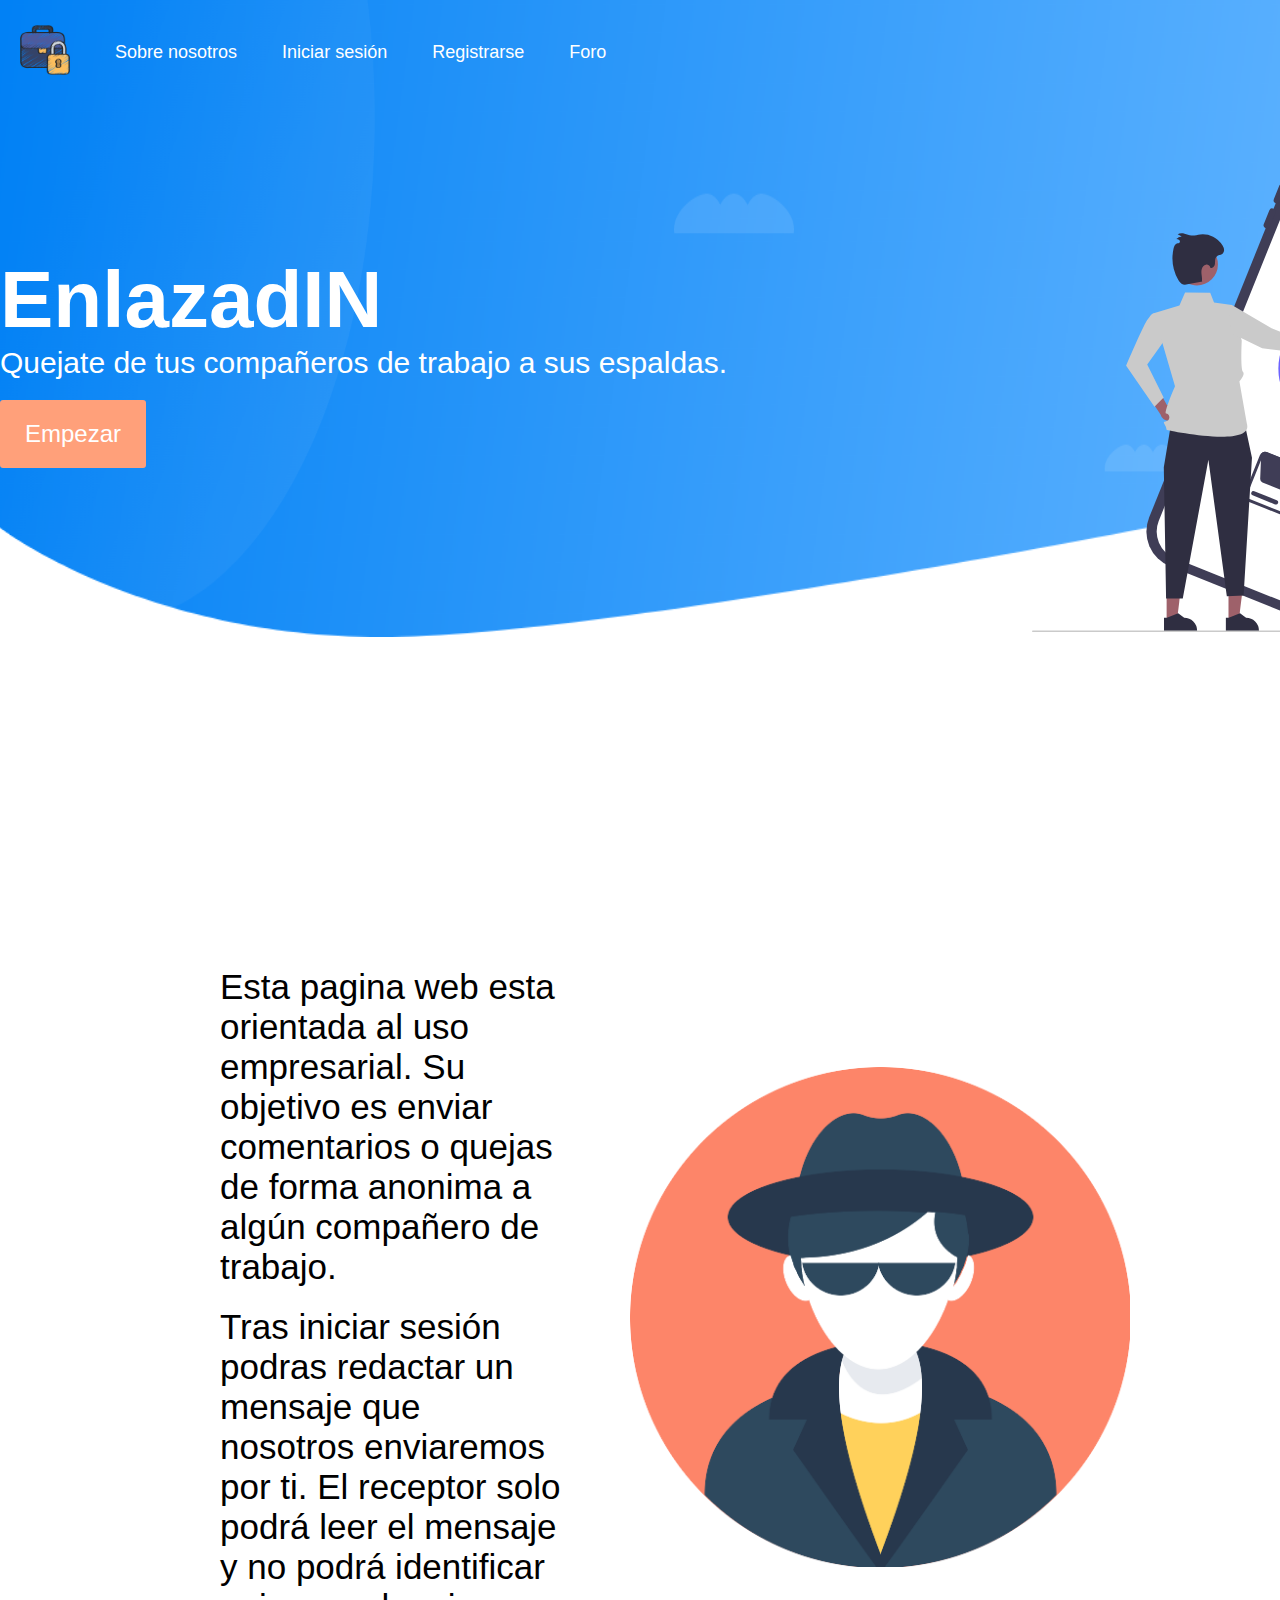
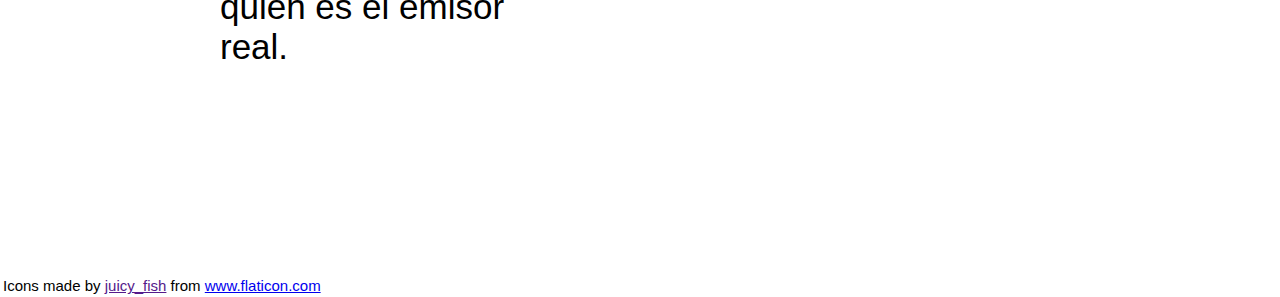
<file: app/index.html>
<!DOCTYPE html>
<html lang="es">
<head>
    <meta charset="UTF-8">
    <meta http-equiv="X-UA-Compatible" content="IE=edge">
    <meta name="viewport" content="width=device-width, initial-scale=1.0">
    <title>EnlazadIN</title> <!-- Título que se muestra en la pestaña del navegador. -->
    <link rel="shortcut icon" href="img/briefcase.png" type="image/x-icon"> <!-- Selecciona el ícono que aparece en la pestaña del navegador. -->
    <link rel="stylesheet" href="css/main.css"> <!-- Referencia al fichero css que da estilo a la página. -->
</head>
<body>
    <div id="main_container"> <!-- División para cambiar su estilo en css. -->
        <header> <!-- Parte superior de la página. -->
            <div id="menu"> <!-- División para cambiar su estilo en css. -->
                <ul> <!-- Etiqueta que crea una lista -->
                    <li id="logo"> 
                        <img src="img/briefcase.png" width="50"> <!-- Logo de  la página. -->
                    </li>
                    <li><a href="#sobre-nosotros">Sobre nosotros</a></li>
                    <li><a href="login.html">Iniciar sesión</a></li>
                    <li><a href="registro.html">Registrarse</a></li> <!-- Links a distintas opciones de la página. -->
                    <li><a href="foro.php">Foro</a></li> <!-- Mensajes subidos al sistema  -->
                </ul>
            </div>
        <main> <!-- Parte central de la página. -->
            <div class="text">
                <h1>EnlazadIN</h1>
                <p>
                    Quejate de tus compañeros de trabajo a sus espaldas.
                </p>
                <p>
                    <form action="registro.html"> 
                        <button onclick="login.html">Empezar</button> <!-- Botón que te lleva al login. -->
                    </form>
                </p>
            </div>

            <div class="image">
                <img src="img/undraw_Emails_re_cqen.svg" width="500"> <!-- Imagen que se muestra en la mitad derecha de la página -->
            </div>
        </main>
        </header>
        <div id="sobre-nosotros"> <!-- Parte con un poco de información de que hace la web. Se puede acceder a ella también clicando en el link de sobre nosotros -->
            <div id="texto">
                <p>
                    Esta pagina web esta orientada al uso empresarial. Su objetivo es enviar comentarios o quejas de forma anonima a algún compañero de trabajo. 
                </p>
                <p>
                    Tras iniciar sesión podras redactar un mensaje que nosotros enviaremos por ti. El receptor solo podrá leer el mensaje y no podrá identificar quien es el emisor real. 
                </p>
            </div>
            <img src="img/spy.png">
        </div>
        <footer> <!-- Pie de página dando credito al creador del logo. -->
            Icons made by <a href="" title="juicy_fish">juicy_fish</a> from <a href="https://www.flaticon.com/" title="Flaticon">www.flaticon.com</a>
        </footer>
    </div>
</body>
</html>
</file>
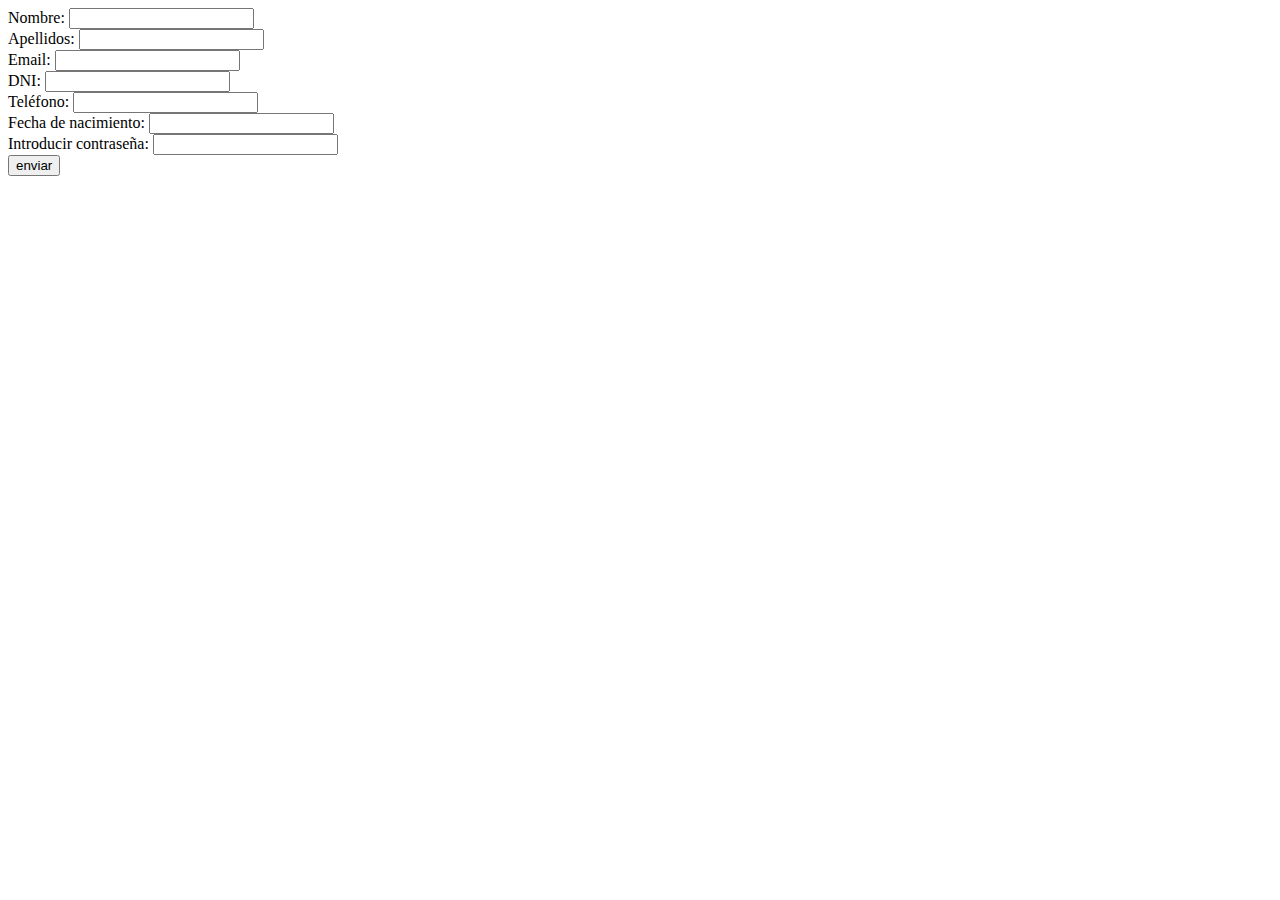
<file: registro.html>
<!DOCTYPE html>
<html lang="es">
<head>
    <meta charset="UTF-8">
    <meta http-equiv="X-UA-Compatible" content="IE=edge">
    <meta name="viewport" content="width=device-width, initial-scale=1.0">
    <title>Registro EnlazadIN</title>
    <link rel="shortcut icon" href="img/briefcase.png" type="image/x-icon">
</head>
<body>
    <form name="registrarse">
        Nombre: <input type="text" name="nombre"><br>
        Apellidos: <input type="text" name="apellidos"><br>
        Email: <input type="text" name="email"><br>
        DNI: <input type="text" name="dni"><br>
        Teléfono: <input type="text" name="telefono"><br>
        Fecha de nacimiento: <input type="text" name="nacimiento"><br>
        Introducir contraseña: <input type="password" name="password"><br>
        <input type="button" onclick = "return comprobar_datos()" value="enviar"><br>
    </form>
    <div id="error"></div>
    <script src="js/registro.js"></script>
</body>
</html>
</file>
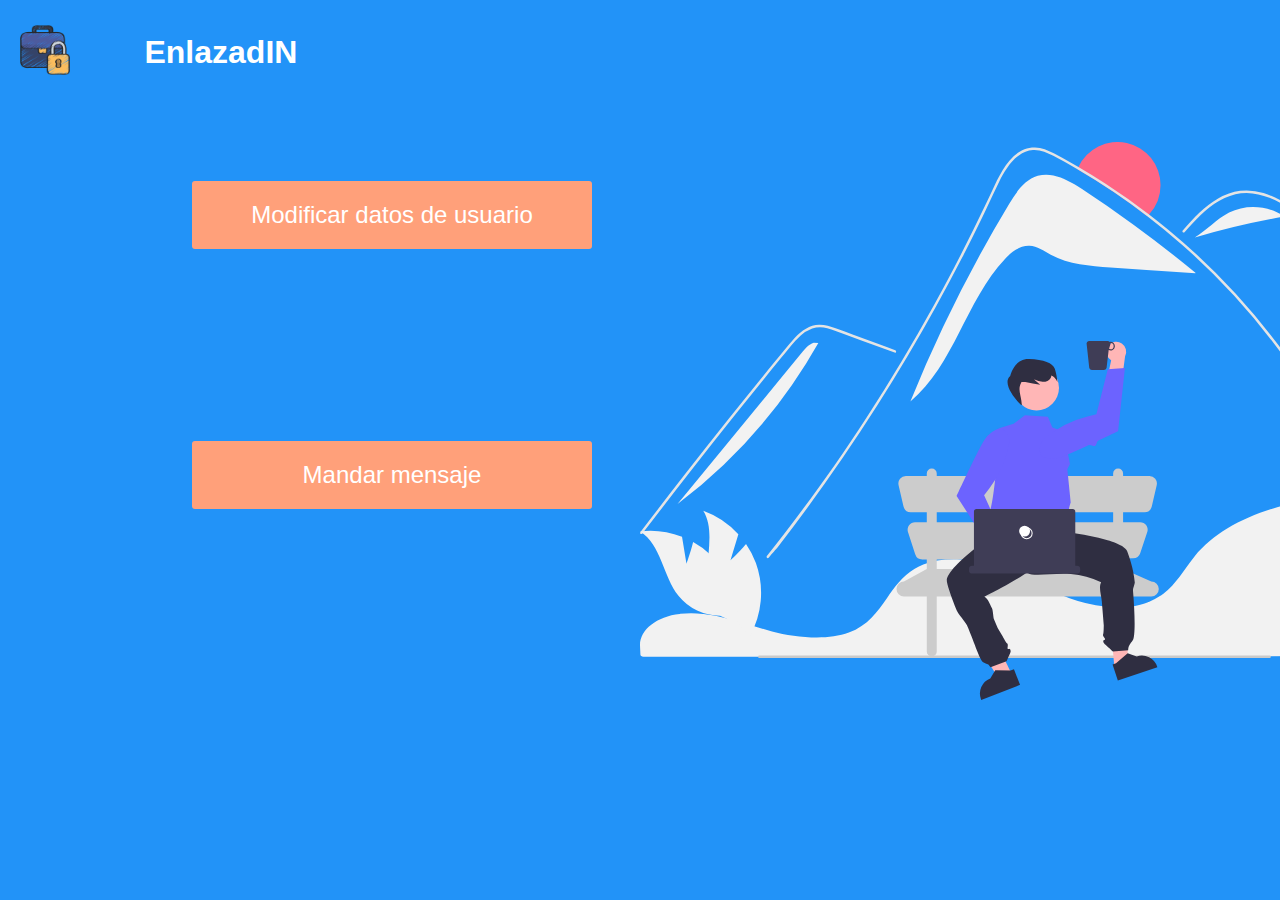
<file: app/iniciado.html>
<!DOCTYPE html>
<html lang="es">
<head>
    <meta charset="UTF-8">
    <meta http-equiv="X-UA-Compatible" content="IE=edge">
    <meta name="viewport" content="width=device-width, initial-scale=1.0">
    <title>EnlazadIN</title> <!-- Título que se muestra en la pestaña del navegador. -->
    <link rel="shortcut icon" href="img/briefcase.png" type="image/x-icon"> <!-- Selecciona el ícono que aparece en la pestaña del navegador. -->
    <link rel="stylesheet" href="css/iniciado.css"> <!-- Referencia al fichero css que da estilo a la página. -->
</head>
<body>
    <div id="main_container"> <!-- División para cambiar su estilo en css. -->
        <header> <!-- Parte superior de la página. -->
            <div id="menu"> <!-- División para cambiar su estilo en css. -->
                <ul> <!-- Etiqueta que crea una lista -->
                    <li id="logo">
                        <a href="index.html">
                            <img src="img/briefcase.png" width="50"> <!-- Logo de  la página. -->
                        </a>
                    </li>
                    <li id="nombre-pagina">
                        <h1>EnlazadIN</h1>
                    </li>
                </ul>
            </div>
        </header>
        <main>
            <div id="Botones"> <!-- Espacio donde están los botones con las opciones de lo que puedes hacer. -->
                <form action="perfil.php">
                    <button id="modificar-datos">Modificar datos de usuario</button> <!-- Botón que lleva a la modificación de los datos del usuario que ha iniciado sesión. -->
                </form>
                <form action="mensaje.html">
                    <button id="crear-mensaje">Mandar mensaje</button> <!-- Botón que te lleva a la creación de un mensaje nuevo. -->
                </form>
                
                </div>
                <div id="imagen"> <!-- Pie de página dando credito al creador del logo. -->
                    <img src="img/undraw_Working_from_anywhere_re_9obt.svg">
            </div>
        </main>
        
    </body>
</html>
</file>
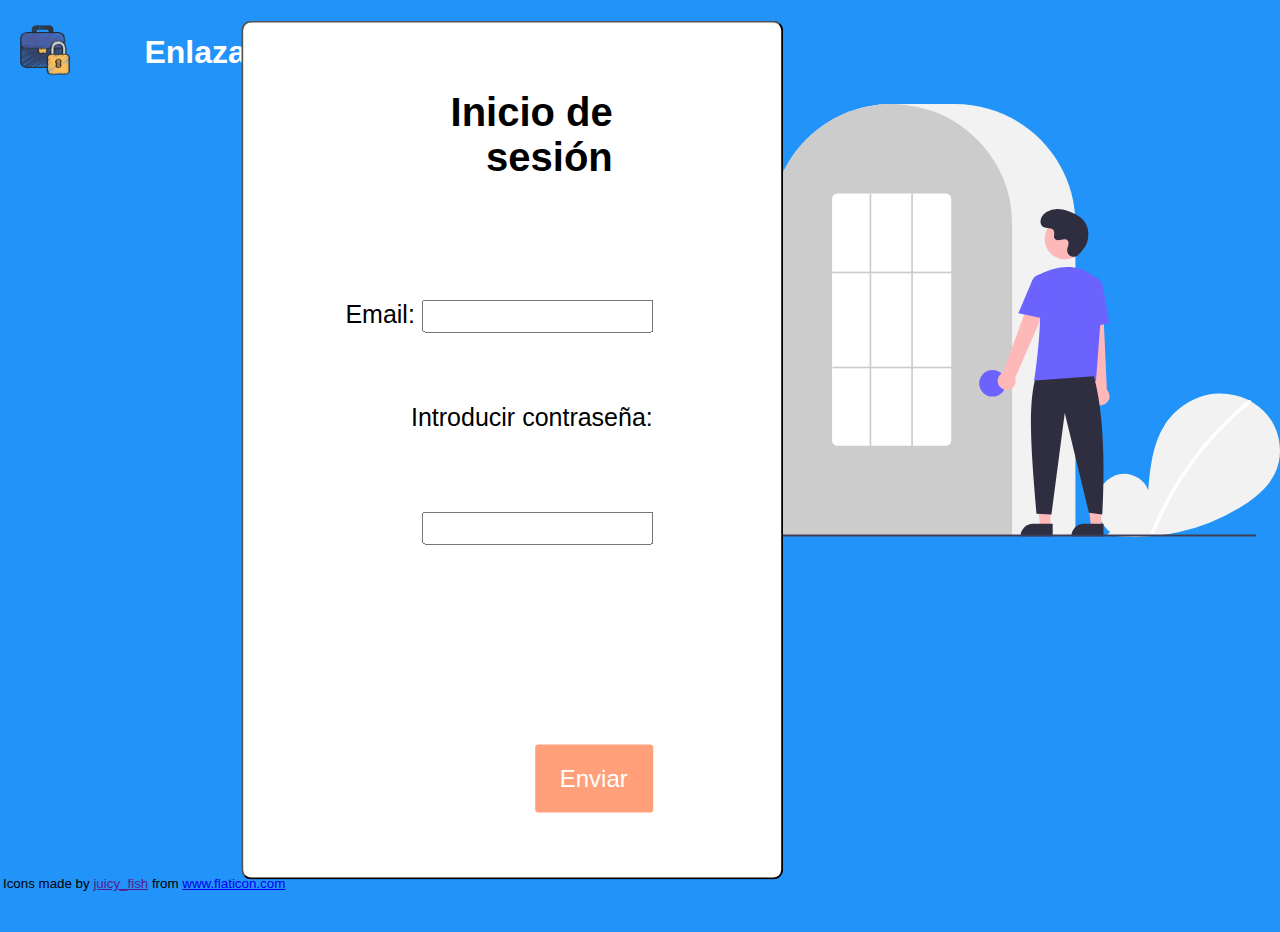
<file: app/login.html>
<!DOCTYPE html>
<html lang="es">
<head>
    <meta charset="UTF-8">
    <meta http-equiv="X-UA-Compatible" content="IE=edge">
    <meta name="viewport" content="width=device-width, initial-scale=1.0">
    <title>EnlazadIN</title> <!-- Título que se muestra en la pestaña del navegador. -->
    <link rel="shortcut icon" href="img/briefcase.png" type="image/x-icon"> <!-- Selecciona el ícono que aparece en la pestaña del navegador. -->
    <link rel="stylesheet" href="css/login.css"> <!-- Referencia al fichero css que da estilo a la página. -->
</head>
<body>
    <div id="main_container"> <!-- División para cambiar su estilo en css. -->
        <header> <!-- Parte superior de la página. -->
            <div id="menu"> <!-- División para cambiar su estilo en css. -->
                <ul> <!-- Etiqueta que crea una lista -->
                    <li id="logo">
                        <a href="index.html">
                            <img src="img/briefcase.png" width="50"> <!-- Logo de  la página. -->
                        </a>
                    </li>
                    <li id="nombre-pagina">
                        <h1>EnlazadIN</h1>
                    </li>
                </ul>
            </div>
        </header>
        <main>
            <form name="login"> <!-- Formulario con los campos que se mandarán para iniciar sesión en la página web. -->
                <h1>Inicio de sesión</h1> 
                Email: <input type="text" name="email"><br> <!-- Campo email -->
                Introducir contraseña: <input type="password" name="password"><br> <!-- Campo contraseña -->
                <input type="button" onclick = "return redireccion()" value="Enviar"><br> <!-- Boton para enviar la información que ejecuta un script que comprueba si los datos se han introducido correctamente. -->
            </form>
        </main>
        <div id="imagen"> <!-- Imagen en el inicio de sesión. -->
            <img src="img/undraw_Login_re_4vu2.svg">
        </div>
        <footer> <!-- Pie de página dando credito al creador del logo. -->
            Icons made by <a href="" title="juicy_fish">juicy_fish</a> from <a href="https://www.flaticon.com/" title="Flaticon">www.flaticon.com</a>
        </footer>
    </div>
    <script src="js/login.js"></script> <!-- Esta etiqueta hace referencia al script que valida los datos del formulario antes de mandarlos. -->
</body>
</html>
</file>
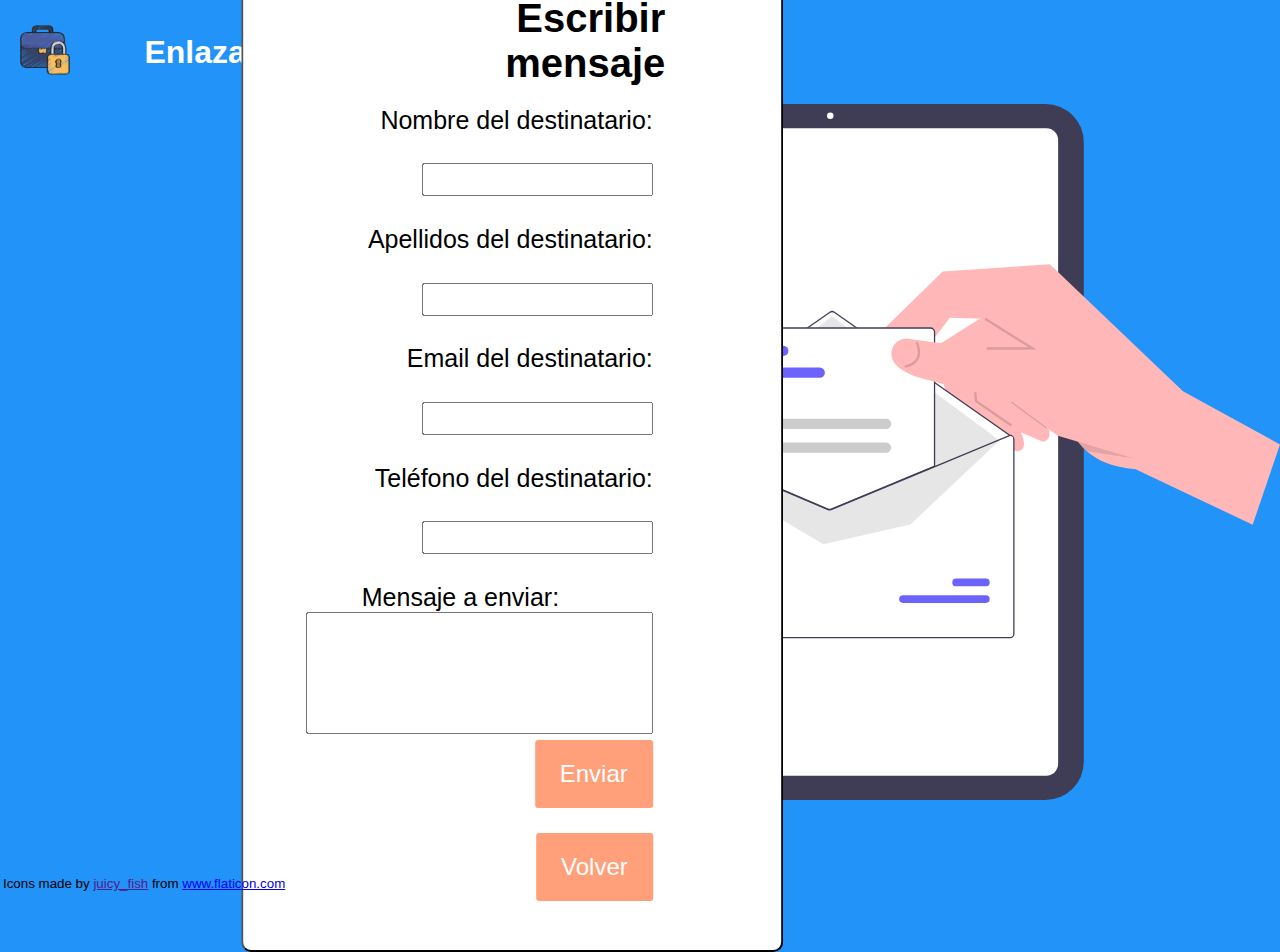
<file: app/mensaje.html>
<!DOCTYPE html>
<html lang="es">
<head>
    <meta charset="UTF-8">
    <meta http-equiv="X-UA-Compatible" content="IE=edge">
    <meta name="viewport" content="width=device-width, initial-scale=1.0">
    <title>EnlazadIN</title> <!-- Título que se muestra en la pestaña del navegador. -->
    <link rel="shortcut icon" href="img/briefcase.png" type="image/x-icon"> <!-- Selecciona el ícono que aparece en la pestaña del navegador. -->
    <link rel="stylesheet" href="css/mensaje.css"> <!-- Referencia al fichero css que da estilo a la página. -->
</head>
<body>
    <div id="main_container"> <!-- División para cambiar su estilo en css. -->
        <header> <!-- Parte superior de la página. -->
            <div id="menu"> <!-- División para cambiar su estilo en css. -->
                <ul> <!-- Etiqueta que crea una lista -->
                    <li id="logo">
                        <a href="index.html">
                            <img src="img/briefcase.png" width="50"> <!-- Logo de  la página. -->
                        </a>
                    </li>
                    <li id="nombre-pagina">
                        <h1>EnlazadIN</h1>
                    </li>
                </ul>
            </div>
        </header>
        <main>
            <form name="mensaje"> <!-- Formulario con los campos para la información del destinatario y el mensaje a enviar. -->
                <h1>Escribir mensaje</h1>
                Nombre del destinatario: <input type="text" name="nombre" ><br> <!-- Campo nombre del destinatario. -->
                Apellidos del destinatario: <input type="text" name="apellidos" ><br> <!-- Campo apellidos del destinatario. -->
                Email del destinatario: <input type="text" name="email" ><br> <!-- Campo email del destinatario. -->
                Teléfono del destinatario: <input type="text" name="telefono" ><br> <!-- Campo teléfono del destinatario. -->
                <span>Mensaje a enviar: </span><textarea name="mensaje" rows="6" cols="35"></textarea><br> <!-- Campo del mensaje. -->
                <input type="button" onclick = "redireccion()" value="Enviar"> <br> <!-- Botón para enviar el mensaje -->
            </form>
            <form action='iniciado.html'>
                <button id='volver' class='button'>Volver</button> <!-- Botón que vuelve atras. -->
            </form>
        </main>
        <div id="imagen"> <!-- Imagen en el registro. -->
            <img src="img/undraw_Mail_re_duel.svg">
        </div>
        <footer> <!-- Pie de página dando credito al creador del logo. -->
            Icons made by <a href="" title="juicy_fish">juicy_fish</a> from <a href="https://www.flaticon.com/" title="Flaticon">www.flaticon.com</a>
        </footer>
    </div>
    <script src="js/mensaje.js"></script> <!-- Esta etiqueta hace referencia al script que valida los datos del formulario antes de mandarlos. -->
    </div>
</body>
</html>
</file>
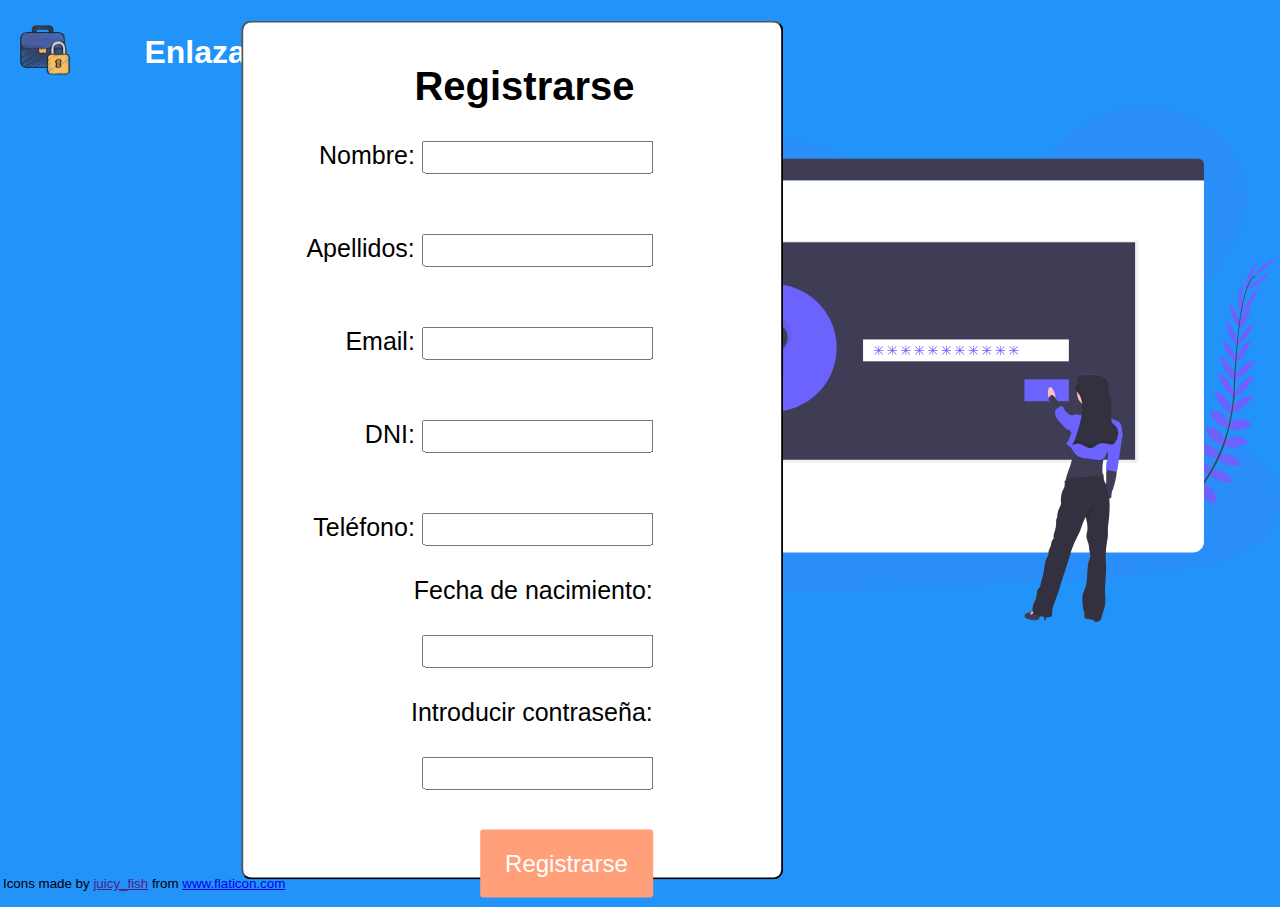
<file: app/registro.html>
<!DOCTYPE html>
<html lang="es">
<head>
    <meta charset="UTF-8">
    <meta http-equiv="X-UA-Compatible" content="IE=edge">
    <meta name="viewport" content="width=device-width, initial-scale=1.0">
    <title>EnlazadIN</title>
    <link rel="shortcut icon" href="img/briefcase.png" type="image/x-icon">
    <link rel="stylesheet" href="css/registro.css">
</head>
<body>
    <div id="main-container">
        <header>
            <div id="menu">
                <ul>
                    <li id="logo">
                        <a href="index.html">
                            <img src="img/briefcase.png" width="50">
                        </a>
                    </li>
                    <li id="nombre-pagina">
                        <h1>EnlazadIN</h1>
                    </li>
                </ul>
            </div>
        </header>
        <main>
            <form name="registrarse" >
                <h1>Registrarse</h1>
                    Nombre: <input type="text" name="nombre" ><br>
                    Apellidos: <input type="text" name="apellidos" ><br>
                    Email: <input type="text" name="email" ><br>
                    DNI: <input type="text" name="dni" ><br>
                    Teléfono: <input type="text" name="telefono" ><br>
                    Fecha de nacimiento: <input type="text" name="nacimiento" ><br>
                    Introducir contraseña: <input type="password" name="password" ><br>
                <button type="button" onclick = "return redireccion()" value="Enviar">Registrarse</button> <br>
            </form>
        </main>
        <div id="imagen">
            <img src="img/undraw_authentication_fsn5.svg">
        </div>
        <footer>
            Icons made by <a href="" title="juicy_fish">juicy_fish</a> from <a href="https://www.flaticon.com/" title="Flaticon">www.flaticon.com</a>
        </footer>
    </div>
    <script src="js/registro.js"></script>
</body>
</html>
</file>
<file: app/css/main.css>
*{
    padding: 0;
    margin: 0;
}
body{
    font-family: 'Trebuchet MS', 'Lucida Sans Unicode', 'Lucida Grande', 'Lucida Sans', Arial, sans-serif;
    background-color: white;
    font-size: large;
}
header{
    background-image: url(../img/bradcam.png);
    background-repeat: no-repeat;
    background-size: 100% 100%;
    color: white;
}
#menu{
    padding: 25px 0;
}
header #menu ul{
    margin: 0;
    padding: 0;
}
header #menu ul li{
    display: inline-block;
    padding: 0 20px;
    vertical-align: middle;
}
header #menu ul li a{
    color: white;
    text-decoration: none;
}

header #menu ul li a:hover{
    color:thistle;
    text-decoration: underline;
}

main{
    margin: 0 auto;
    width: 1600px;
}

main div{
    display: inline-block;
    vertical-align: middle;
}
main .text h1{   
    font-size: 80px;
}
main .text p{
    font-size: 30px;
}
button{
    background-color:lightsalmon;
    border: 0;
    border-radius: 3px;
    color: white;
    cursor: pointer;
    font-size: 24px;
    padding: 20px 25px;
    margin: 20px 0;
}
button:hover{
    background-color:thistle;
}
main .image{
    text-align: right;
    width: 800px;
}
#sobre-nosotros{
    
    margin-top: 320px;
    margin-left: 60px;
    font-size: 35px;
    display: flex;
    align-items: center;
}
#sobre-nosotros p{
    width: 60%;
    padding: 10px;
    margin-left: 150px;
}
#sobre-nosotros img{
    width: 500px;
    display: flex;
    align-items: center;
    margin-right: 150px;
}
footer{
    margin: 3px 3px;
    margin-top: 200px;
    bottom: 6px;
    width: 100%;
    font-size: smaller;
}
</file>
<file: app/css/iniciado.css>
*{
    padding: 0;
    margin: 0;
}
body{
    font-family: 'Lucida Sans', 'Lucida Sans Regular', 'Lucida Grande', 'Lucida Sans Unicode', Geneva, Verdana, sans-serif;
    background-color: #2293f8;
    background-size: cover;
    width: 100%;
    height: 100%;
}
#logo{
    margin: 25px 20px;
}
header{
    color: white;
}
header #menu ul li h1{
    padding: 0px 50px;
}
header #menu ul li{
    display: inline-block;
    vertical-align: middle;
}
#Botones{
    margin-top: 6%;
    width: 50%;
    
}
button{
    width: 400px;
    background-color:lightsalmon;
    border: 0;
    border-radius: 3px;
    color: white;
    cursor: pointer;
    font-size: 24px;
    padding: 20px 25px;
    margin-left: 30%;
}
#modificar-datos{
    margin-top: 0%;
}
#crear-mensaje{
    margin-top: 30%;
}
button:hover{
    background-color:thistle;
}
#imagen{
    width: 350px;
    margin-top: 3%;
}
main div{
    float: left;
}
</file>
<file: app/css/login.css>
*{
    padding: 0;
    margin: 0;
}
body{
    font-family: 'Lucida Sans', 'Lucida Sans Regular', 'Lucida Grande', 'Lucida Sans Unicode', Geneva, Verdana, sans-serif;
    background-color: #2293f8;
    background-size: cover;
    width: 100%;
    height: 100%;
}
#logo{
    margin: 25px 20px;
}
header{
    color: white;
}
header #menu ul li h1{
    padding: 0px 50px;
}
header #menu ul li{
    display: inline-block;
    vertical-align: middle;
}
main{
    background:white;
    color: black;
    border-radius: 10px;
    border-width:2px;
    border-style:outset;
    border-color: black;
    width: 475px;
    width: 40%;
    height: 95%;
    padding-left: 2%;
    position: absolute;
    top: 50%;
    left: 40%;
    transform: translate(-50%, -50%); 
}
main form{
    font-size: 25px;
    width: 70%;
    margin: 13% 5%;
    padding: 0px 0px;
    text-align: right;
}
main form h1{
    font-size: 40px;
    margin: 50px 40px;
}
input[type="text"]{
    padding: 7px 25px;
    display: inline-block;
    vertical-align: middle;
    margin: 70px 0px;
    
}
input[type="password"]{
    padding: 7px 25px;
    display: inline-block;
    vertical-align: middle;
    margin: 80px 0px;
}
input[type="button"]{
    background-color:lightsalmon;
    border: 0;
    border-radius: 3px;
    color: white;
    cursor: pointer;
    font-size: 24px;
    padding: 20px 25px;
    margin: 120px 0;
}
input[type="button"]:hover{
    background-color:thistle;
}
#imagen img{
    vertical-align: middle;
    float: right;
    width: 725px;
}
footer{
    margin: 3px 3px;
    position: absolute;
    bottom: 6px;
    width: 100%;
    font-size: smaller;
}
</file>
<file: app/css/mensaje.css>
*{
    padding: 0;
    margin: 0;
}
body{
    font-family: 'Lucida Sans', 'Lucida Sans Regular', 'Lucida Grande', 'Lucida Sans Unicode', Geneva, Verdana, sans-serif;
    background-color: #2293f8;
    background-size: cover;
    width: 100%;
    height: 100%;
}
#logo{
    margin: 25px 20px;
}
header{
    color: white;
}
header #menu ul li h1{
    padding: 0px 50px;
}
header #menu ul li{
    display: inline-block;
    vertical-align: middle;
}
main{
    background:white;
    color: black;
    border-radius: 10px;
    border-width:2px;
    border-style:outset;
    border-color: black;
    width: 475px;
    width: 40%;
    height: 980px;
    padding-left: 2%;
    margin-top: 10px;
    margin-bottom: 50px;
    position: absolute;
    top: 50%;
    left: 40%;
    transform: translate(-50%, -50%); 
}
main form{
    font-size: 25px;
    width: 70%;
    margin: 5% 5%;
    padding: 0px 0px;
    text-align: right;
}
main form h1{
    width: 70%;
    font-size: 40px;
    margin: 20px 120px;
}
input[type="text"]{
    padding: 7px 25px;
    display: inline-block;
    vertical-align: middle;
    margin: 8% 0px;
    
}
input[type="button"]{
    background-color:lightsalmon;
    border: 0;
    border-radius: 3px;
    color: white;
    cursor: pointer;
    font-size: 24px;
    padding: 20px 25px;
    margin: 0px 0;
}
.button{
    background-color:lightsalmon;
    border: 0;
    border-radius: 3px;
    color: white;
    cursor: pointer;
    font-size: 24px;
    padding: 20px 25px;
    margin: 0px 0;
}
.button:hover{
    background-color:thistle;
}
span{
    float:left;
    margin-left: 18.8%;
}
textarea{
    resize: none;
    padding: 15px 25px ;
}
input[type="button"]:hover{
    background-color:thistle;
}
#imagen img{
    vertical-align: middle;
    float: right;
    width: 700px;
}
footer{
    margin: 3px 3px;
    position: absolute;
    bottom: 6px;
    width: 100%;
    font-size: smaller;
}
</file>
<file: app/css/registro.css>
*{
    padding: 0;
    margin: 0;
}
body{
    font-family: 'Lucida Sans', 'Lucida Sans Regular', 'Lucida Grande', 'Lucida Sans Unicode', Geneva, Verdana, sans-serif;
    background-color: #2293f8;
    background-size: cover;
    width: 100%;
    height: 100%;
}
#logo{
    margin: 25px 20px;
}
header{
    color: white;
}
header #menu ul li h1{
    padding: 0px 50px;
}
header #menu ul li{
    display: inline-block;
    vertical-align: middle;
}
main{
    background:white;
    color: black;
    border-radius: 10px;
    border-width:2px;
    border-style:outset;
    border-color: black;
    width: 475px;
    width: 40%;
    height: 95%;
    padding-left: 2%;
    position: absolute;
    top: 50%;
    left: 40%;
    transform: translate(-50%, -50%); 
}
main form{
    font-size: 25px;
    width: 70%;
    margin: 8% 5%;
    padding: 0px 0px;
    text-align: right;
}
main form h1{
    font-size: 40px;
    margin: 2px 120px;
}
input[type="text"]{
    padding: 7px 25px;
    display: inline-block;
    vertical-align: middle;
    margin: 30px 0px;
    
}
input[type="password"]{
    padding: 7px 25px;
    display: inline-block;
    vertical-align: middle;
    margin: 30px 0px;
}
button[type="button"]{
    background-color:lightsalmon;
    border: 0;
    border-radius: 3px;
    color: white;
    cursor: pointer;
    font-size: 24px;
    padding: 20px 25px;
    margin: 10px 0;
}

.button[type="button"]:hover{
    background-color:thistle;
}
#imagen img{
    vertical-align: middle;
    float: right;
    width: 750px;
}
footer{
    margin: 3px 3px;
    position: absolute;
    bottom: 6px;
    width: 100%;
    font-size: smaller;
}
</file>
